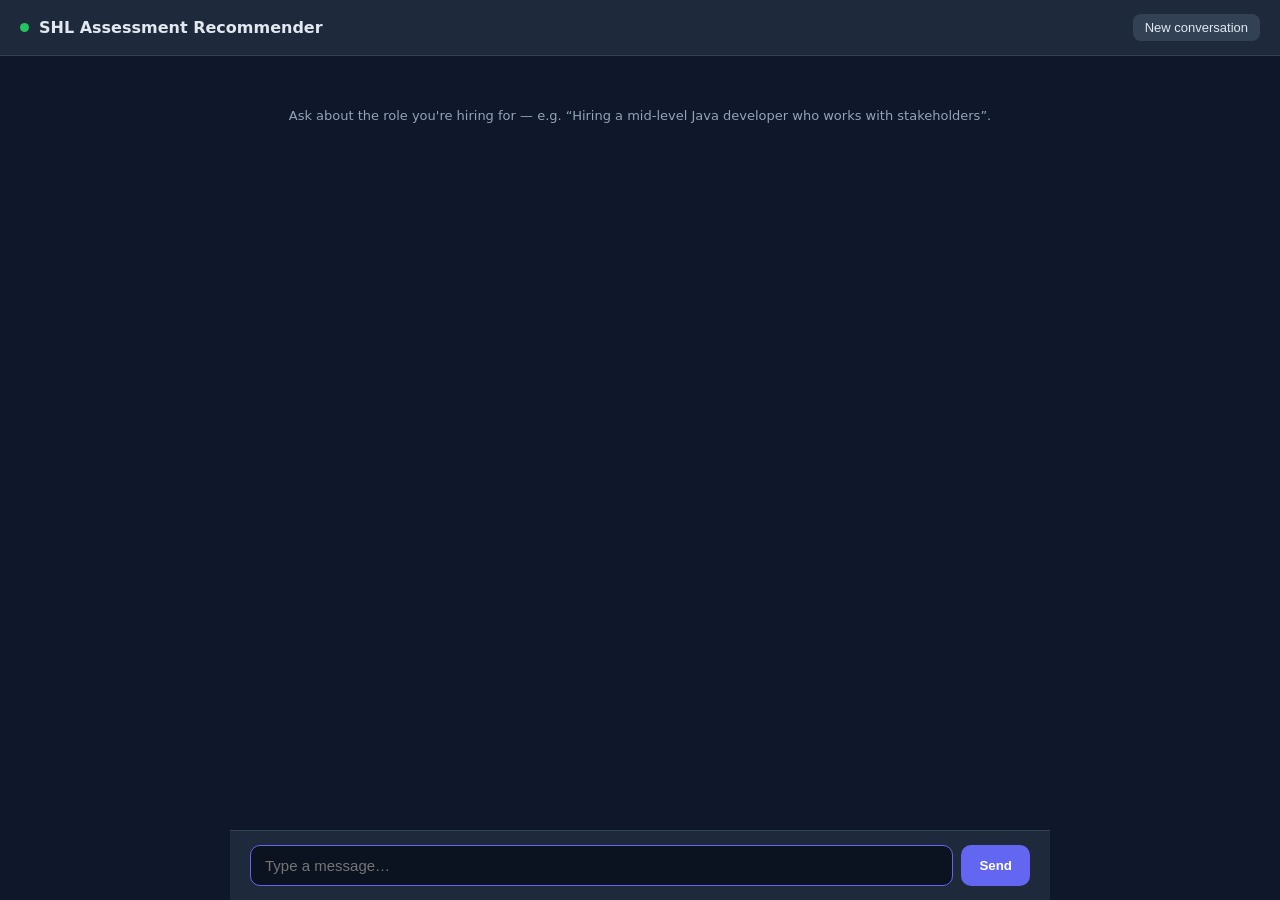
<file: app/static/index.html>
<!doctype html>
<html lang="en">
<head>
<meta charset="utf-8" />
<meta name="viewport" content="width=device-width, initial-scale=1" />
<title>SHL Assessment Recommender</title>
<style>
  :root { --bg:#0f172a; --panel:#1e293b; --muted:#94a3b8; --accent:#6366f1; --user:#334155; }
  * { box-sizing:border-box; }
  body { margin:0; font:15px/1.5 system-ui,-apple-system,Segoe UI,Roboto,sans-serif;
         background:var(--bg); color:#e2e8f0; height:100vh; display:flex; flex-direction:column; }
  header { padding:14px 20px; background:var(--panel); border-bottom:1px solid #334155;
           display:flex; align-items:center; gap:10px; }
  header h1 { font-size:16px; margin:0; font-weight:600; }
  header .dot { width:9px; height:9px; border-radius:50%; background:#22c55e; }
  header .sp { flex:1; } header button { background:#334155; color:#e2e8f0; border:0;
           padding:6px 12px; border-radius:8px; cursor:pointer; font-size:13px; }
  #chat { flex:1; overflow-y:auto; padding:20px; max-width:820px; width:100%; margin:0 auto; }
  .msg { margin:12px 0; display:flex; }
  .msg.user { justify-content:flex-end; }
  .bubble { padding:10px 14px; border-radius:14px; max-width:80%; white-space:pre-wrap; }
  .user .bubble { background:var(--user); }
  .assistant .bubble { background:var(--panel); }
  .recs { max-width:820px; width:100%; margin:2px auto 12px; display:grid; gap:8px; }
  .rec { display:flex; align-items:center; gap:10px; background:#172033; border:1px solid #334155;
         border-radius:10px; padding:10px 12px; }
  .badge { font-weight:700; font-size:12px; background:var(--accent); color:#fff;
           border-radius:6px; padding:2px 8px; min-width:26px; text-align:center; }
  .rec a { color:#a5b4fc; text-decoration:none; font-weight:500; }
  .rec a:hover { text-decoration:underline; }
  .end { text-align:center; color:var(--muted); font-size:13px; margin:8px 0; }
  form { display:flex; gap:8px; padding:14px 20px; background:var(--panel);
         border-top:1px solid #334155; max-width:820px; width:100%; margin:0 auto; }
  input { flex:1; background:#0b1220; border:1px solid #334155; color:#e2e8f0;
          border-radius:10px; padding:11px 14px; font-size:15px; outline:none; }
  input:focus { border-color:var(--accent); }
  form button { background:var(--accent); color:#fff; border:0; border-radius:10px;
                padding:0 18px; font-weight:600; cursor:pointer; }
  form button:disabled { opacity:.5; cursor:default; }
  .hint { color:var(--muted); font-size:13px; text-align:center; margin-top:30px; }
</style>
</head>
<body>
  <header>
    <span class="dot"></span><h1>SHL Assessment Recommender</h1>
    <span class="sp"></span>
    <button onclick="reset()">New conversation</button>
  </header>
  <div id="chat"><div class="hint">Ask about the role you're hiring for — e.g.
    “Hiring a mid-level Java developer who works with stakeholders”.</div></div>
  <form id="form">
    <input id="input" autocomplete="off" placeholder="Type a message…" />
    <button id="send" type="submit">Send</button>
  </form>
<script>
let history = [];
const chat = document.getElementById("chat");
const input = document.getElementById("input");
const send = document.getElementById("send");

function reset(){ history = []; chat.innerHTML =
  '<div class="hint">New conversation started.</div>'; input.focus(); }

function el(cls, html){ const d=document.createElement("div"); d.className=cls; d.innerHTML=html; return d; }
function esc(s){ return (s||"").replace(/[&<>"']/g, c=>({'&':'&amp;','<':'&lt;','>':'&gt;','"':'&quot;',"'":'&#39;'}[c])); }
function safeUrl(u){ return /^https?:\/\//i.test(u||"") ? u : "#"; }

function addMsg(role, text){
  chat.appendChild(el("msg "+role, '<div class="bubble">'+esc(text)+'</div>'));
  chat.scrollTop = chat.scrollHeight;
}
function addRecs(recs){
  if(!recs || !recs.length) return;
  const wrap = el("recs","");
  recs.forEach((r,i)=> wrap.appendChild(el("rec",
    '<span class="badge">'+esc(r.test_type)+'</span>'+
    '<a href="'+esc(safeUrl(r.url))+'" target="_blank" rel="noopener">'+(i+1)+'. '+esc(r.name)+'</a>')));
  chat.appendChild(wrap); chat.scrollTop = chat.scrollHeight;
}

document.getElementById("form").addEventListener("submit", async (e)=>{
  e.preventDefault();
  const text = input.value.trim(); if(!text) return;
  input.value=""; addMsg("user", text);
  history.push({role:"user", content:text});
  send.disabled = true;
  try{
    const res = await fetch("/chat", {method:"POST",
      headers:{"content-type":"application/json"}, body:JSON.stringify({messages:history})});
    const data = await res.json();
    addMsg("assistant", (data.reply||"").replace(/<!--[\s\S]*?-->/g,"").trim());
    addRecs(data.recommendations);
    history.push({role:"assistant", content:data.reply});
    if(data.end_of_conversation) chat.appendChild(el("end","— conversation complete —"));
  }catch(err){ addMsg("assistant","(network error: "+err+")"); }
  finally{ send.disabled=false; input.focus(); }
});
input.focus();
</script>
</body>
</html>
</file>
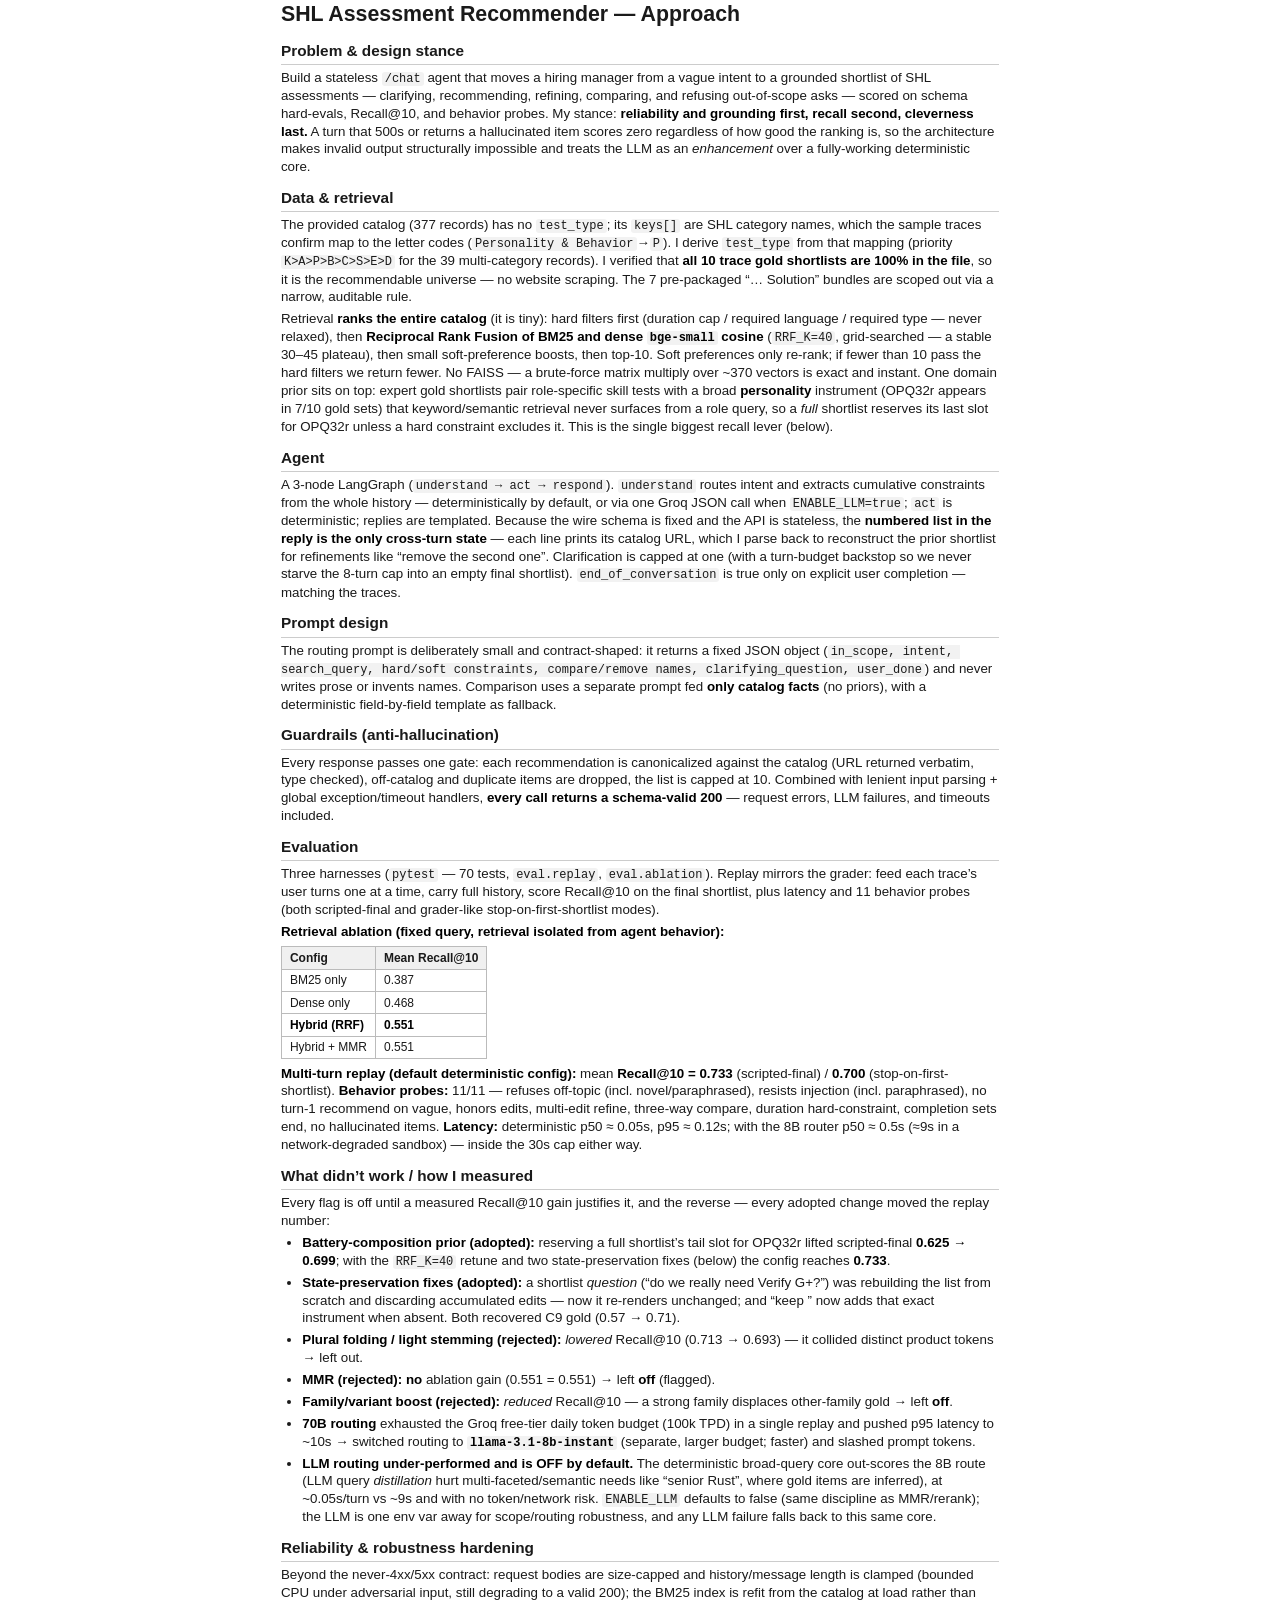
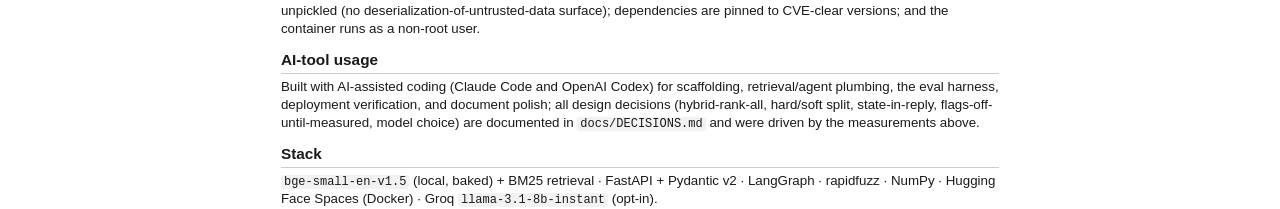
<file: docs/APPROACH.html>
<!DOCTYPE html>
<html xmlns="http://www.w3.org/1999/xhtml">
<head>
  <meta charset="utf-8" />
  <meta name="generator" content="pandoc" />
  <meta name="viewport" content="width=device-width, initial-scale=1.0, user-scalable=yes" />
  <title>SHL Assessment Recommender — Approach</title>
  <style>

code{white-space: pre-wrap;}
span.smallcaps{font-variant: small-caps;}
div.columns{display: flex; gap: min(4vw, 1.5em);}
div.column{flex: auto; overflow-x: auto;}
div.hanging-indent{margin-left: 1.5em; text-indent: -1.5em;}

ul.task-list[class]{list-style: none;}
ul.task-list li input[type="checkbox"] {
font-size: inherit;
width: 0.8em;
margin: 0 0.8em 0.2em -1.6em;
vertical-align: middle;
}
.display.math{display: block; text-align: center; margin: 0.5rem auto;}
</style>
  <style type="text/css">@page { size: A4; margin: 14mm 16mm; }
html { font-size: 10pt; }
body {
font-family: -apple-system, "Segoe UI", Roboto, Helvetica, Arial, sans-serif;
line-height: 1.34; color: #1a1a1a; max-width: 190mm; margin: 0 auto;
}
h1 { font-size: 16pt; margin: 0 0 2pt; }
h2 { font-size: 11.5pt; margin: 9pt 0 3pt; border-bottom: 1px solid #ccc; padding-bottom: 2pt; }
h1 + p, h2 + p { margin-top: 2pt; }
p, li { margin: 3pt 0; }
ul { margin: 3pt 0; padding-left: 16pt; }
code { background: #f2f2f2; padding: 0 3px; border-radius: 3px; font-size: 9pt; }
table {
border-collapse: collapse;
font-size: 9pt;
margin: 4pt 0;
break-inside: avoid;
page-break-inside: avoid;
}
th, td { border: 1px solid #bbb; padding: 2pt 6pt; text-align: left; }
th { background: #f0f0f0; }
strong { color: #000; }
a { color: #1a1a1a; text-decoration: none; }
</style>
</head>
<body>
<header id="title-block-header">
<h1 class="title">SHL Assessment Recommender — Approach</h1>
</header>
<h2 id="problem-design-stance">Problem &amp; design stance</h2>
<p>Build a stateless <code>/chat</code> agent that moves a hiring
manager from a vague intent to a grounded shortlist of SHL assessments —
clarifying, recommending, refining, comparing, and refusing out-of-scope
asks — scored on schema hard-evals, Recall@10, and behavior probes. My
stance: <strong>reliability and grounding first, recall second,
cleverness last.</strong> A turn that 500s or returns a hallucinated
item scores zero regardless of how good the ranking is, so the
architecture makes invalid output structurally impossible and treats the
LLM as an <em>enhancement</em> over a fully-working deterministic
core.</p>
<h2 id="data-retrieval">Data &amp; retrieval</h2>
<p>The provided catalog (377 records) has no <code>test_type</code>; its
<code>keys[]</code> are SHL category names, which the sample traces
confirm map to the letter codes
(<code>Personality &amp; Behavior</code>→<code>P</code>). I derive
<code>test_type</code> from that mapping (priority
<code>K&gt;A&gt;P&gt;B&gt;C&gt;S&gt;E&gt;D</code> for the 39
multi-category records). I verified that <strong>all 10 trace gold
shortlists are 100% in the file</strong>, so it is the recommendable
universe — no website scraping. The 7 pre-packaged “… Solution” bundles
are scoped out via a narrow, auditable rule.</p>
<p>Retrieval <strong>ranks the entire catalog</strong> (it is tiny):
hard filters first (duration cap / required language / required type —
never relaxed), then <strong>Reciprocal Rank Fusion of BM25 and dense
<code>bge-small</code> cosine</strong> (<code>RRF_K=40</code>,
grid-searched — a stable 30–45 plateau), then small soft-preference
boosts, then top-10. Soft preferences only re-rank; if fewer than 10
pass the hard filters we return fewer. No FAISS — a brute-force matrix
multiply over ~370 vectors is exact and instant. One domain prior sits
on top: expert gold shortlists pair role-specific skill tests with a
broad <strong>personality</strong> instrument (OPQ32r appears in 7/10
gold sets) that keyword/semantic retrieval never surfaces from a role
query, so a <em>full</em> shortlist reserves its last slot for OPQ32r
unless a hard constraint excludes it. This is the single biggest recall
lever (below).</p>
<h2 id="agent">Agent</h2>
<p>A 3-node LangGraph (<code>understand → act → respond</code>).
<code>understand</code> routes intent and extracts cumulative
constraints from the whole history — deterministically by default, or
via one Groq JSON call when <code>ENABLE_LLM=true</code>;
<code>act</code> is deterministic; replies are templated. Because the
wire schema is fixed and the API is stateless, the <strong>numbered list
in the reply is the only cross-turn state</strong> — each line prints
its catalog URL, which I parse back to reconstruct the prior shortlist
for refinements like “remove the second one”. Clarification is capped at
one (with a turn-budget backstop so we never starve the 8-turn cap into
an empty final shortlist). <code>end_of_conversation</code> is true only
on explicit user completion — matching the traces.</p>
<h2 id="prompt-design">Prompt design</h2>
<p>The routing prompt is deliberately small and contract-shaped: it
returns a fixed JSON object
(<code>in_scope, intent, search_query, hard/soft constraints, compare/remove names, clarifying_question, user_done</code>)
and never writes prose or invents names. Comparison uses a separate
prompt fed <strong>only catalog facts</strong> (no priors), with a
deterministic field-by-field template as fallback.</p>
<h2 id="guardrails-anti-hallucination">Guardrails
(anti-hallucination)</h2>
<p>Every response passes one gate: each recommendation is canonicalized
against the catalog (URL returned verbatim, type checked), off-catalog
and duplicate items are dropped, the list is capped at 10. Combined with
lenient input parsing + global exception/timeout handlers, <strong>every
call returns a schema-valid 200</strong> — request errors, LLM failures,
and timeouts included.</p>
<h2 id="evaluation">Evaluation</h2>
<p>Three harnesses (<code>pytest</code> — 70 tests,
<code>eval.replay</code>, <code>eval.ablation</code>). Replay mirrors
the grader: feed each trace’s user turns one at a time, carry full
history, score Recall@10 on the final shortlist, plus latency and 11
behavior probes (both scripted-final and grader-like
stop-on-first-shortlist modes).</p>
<p><strong>Retrieval ablation (fixed query, retrieval isolated from
agent behavior):</strong></p>
<table>
<thead>
<tr>
<th>Config</th>
<th>Mean Recall@10</th>
</tr>
</thead>
<tbody>
<tr>
<td>BM25 only</td>
<td>0.387</td>
</tr>
<tr>
<td>Dense only</td>
<td>0.468</td>
</tr>
<tr>
<td><strong>Hybrid (RRF)</strong></td>
<td><strong>0.551</strong></td>
</tr>
<tr>
<td>Hybrid + MMR</td>
<td>0.551</td>
</tr>
</tbody>
</table>
<p><strong>Multi-turn replay (default deterministic config):</strong>
mean <strong>Recall@10 = 0.733</strong> (scripted-final) /
<strong>0.700</strong> (stop-on-first-shortlist). <strong>Behavior
probes:</strong> 11/11 — refuses off-topic (incl. novel/paraphrased),
resists injection (incl. paraphrased), no turn-1 recommend on vague,
honors edits, multi-edit refine, three-way compare, duration
hard-constraint, completion sets end, no hallucinated items.
<strong>Latency:</strong> deterministic p50 ≈ 0.05s, p95 ≈ 0.12s; with
the 8B router p50 ≈ 0.5s (≈9s in a network-degraded sandbox) — inside
the 30s cap either way.</p>
<h2 id="what-didnt-work-how-i-measured">What didn’t work / how I
measured</h2>
<p>Every flag is off until a measured Recall@10 gain justifies it, and
the reverse — every adopted change moved the replay number:</p>
<ul>
<li><strong>Battery-composition prior (adopted):</strong> reserving a
full shortlist’s tail slot for OPQ32r lifted scripted-final
<strong>0.625 → 0.699</strong>; with the <code>RRF_K=40</code> retune
and two state-preservation fixes (below) the config reaches
<strong>0.733</strong>.</li>
<li><strong>State-preservation fixes (adopted):</strong> a shortlist
<em>question</em> (“do we really need Verify G+?”) was rebuilding the
list from scratch and discarding accumulated edits — now it re-renders
unchanged; and “keep <named item>” now adds that exact instrument when
absent. Both recovered C9 gold (0.57 → 0.71).</li>
<li><strong>Plural folding / light stemming (rejected):</strong>
<em>lowered</em> Recall@10 (0.713 → 0.693) — it collided distinct
product tokens → left out.</li>
<li><strong>MMR (rejected):</strong> <strong>no</strong> ablation gain
(0.551 = 0.551) → left <strong>off</strong> (flagged).</li>
<li><strong>Family/variant boost (rejected):</strong> <em>reduced</em>
Recall@10 — a strong family displaces other-family gold → left
<strong>off</strong>.</li>
<li><strong>70B routing</strong> exhausted the Groq free-tier daily
token budget (100k TPD) in a single replay and pushed p95 latency to
~10s → switched routing to
<strong><code>llama-3.1-8b-instant</code></strong> (separate, larger
budget; faster) and slashed prompt tokens.</li>
<li><strong>LLM routing under-performed and is OFF by default.</strong>
The deterministic broad-query core out-scores the 8B route (LLM query
<em>distillation</em> hurt multi-faceted/semantic needs like “senior
Rust”, where gold items are inferred), at ~0.05s/turn vs ~9s and with no
token/network risk. <code>ENABLE_LLM</code> defaults to false (same
discipline as MMR/rerank); the LLM is one env var away for scope/routing
robustness, and any LLM failure falls back to this same core.</li>
</ul>
<h2 id="reliability-robustness-hardening">Reliability &amp; robustness
hardening</h2>
<p>Beyond the never-4xx/5xx contract: request bodies are size-capped and
history/message length is clamped (bounded CPU under adversarial input,
still degrading to a valid 200); the BM25 index is refit from the
catalog at load rather than unpickled (no
deserialization-of-untrusted-data surface); dependencies are pinned to
CVE-clear versions; and the container runs as a non-root user.</p>
<h2 id="ai-tool-usage">AI-tool usage</h2>
<p>Built with AI-assisted coding (Claude Code and OpenAI Codex) for
scaffolding, retrieval/agent plumbing, the eval harness, deployment
verification, and document polish; all design decisions
(hybrid-rank-all, hard/soft split, state-in-reply,
flags-off-until-measured, model choice) are documented in
<code>docs/DECISIONS.md</code> and were driven by the measurements
above.</p>
<h2 id="stack">Stack</h2>
<p><code>bge-small-en-v1.5</code> (local, baked) + BM25 retrieval ·
FastAPI + Pydantic v2 · LangGraph · rapidfuzz · NumPy · Hugging Face
Spaces (Docker) · Groq <code>llama-3.1-8b-instant</code> (opt-in).</p>
</body>
</html>
</file>
